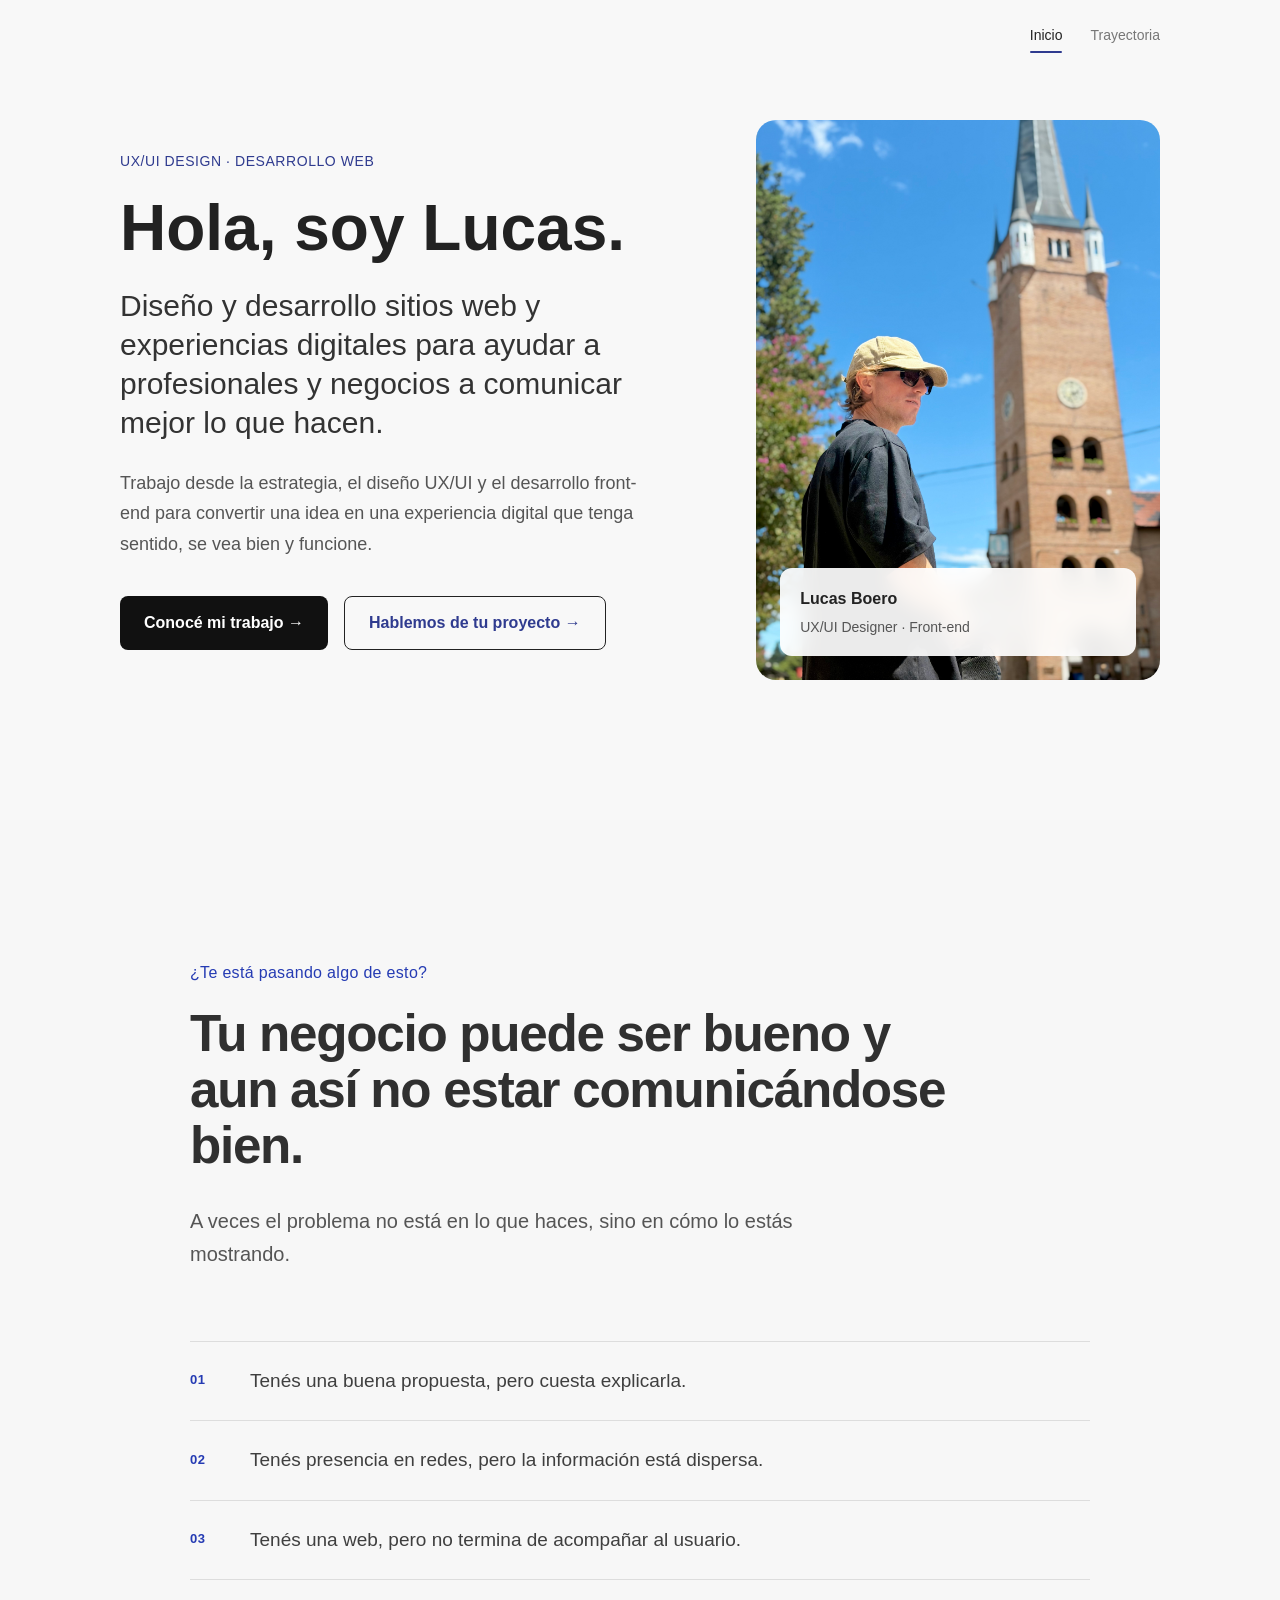
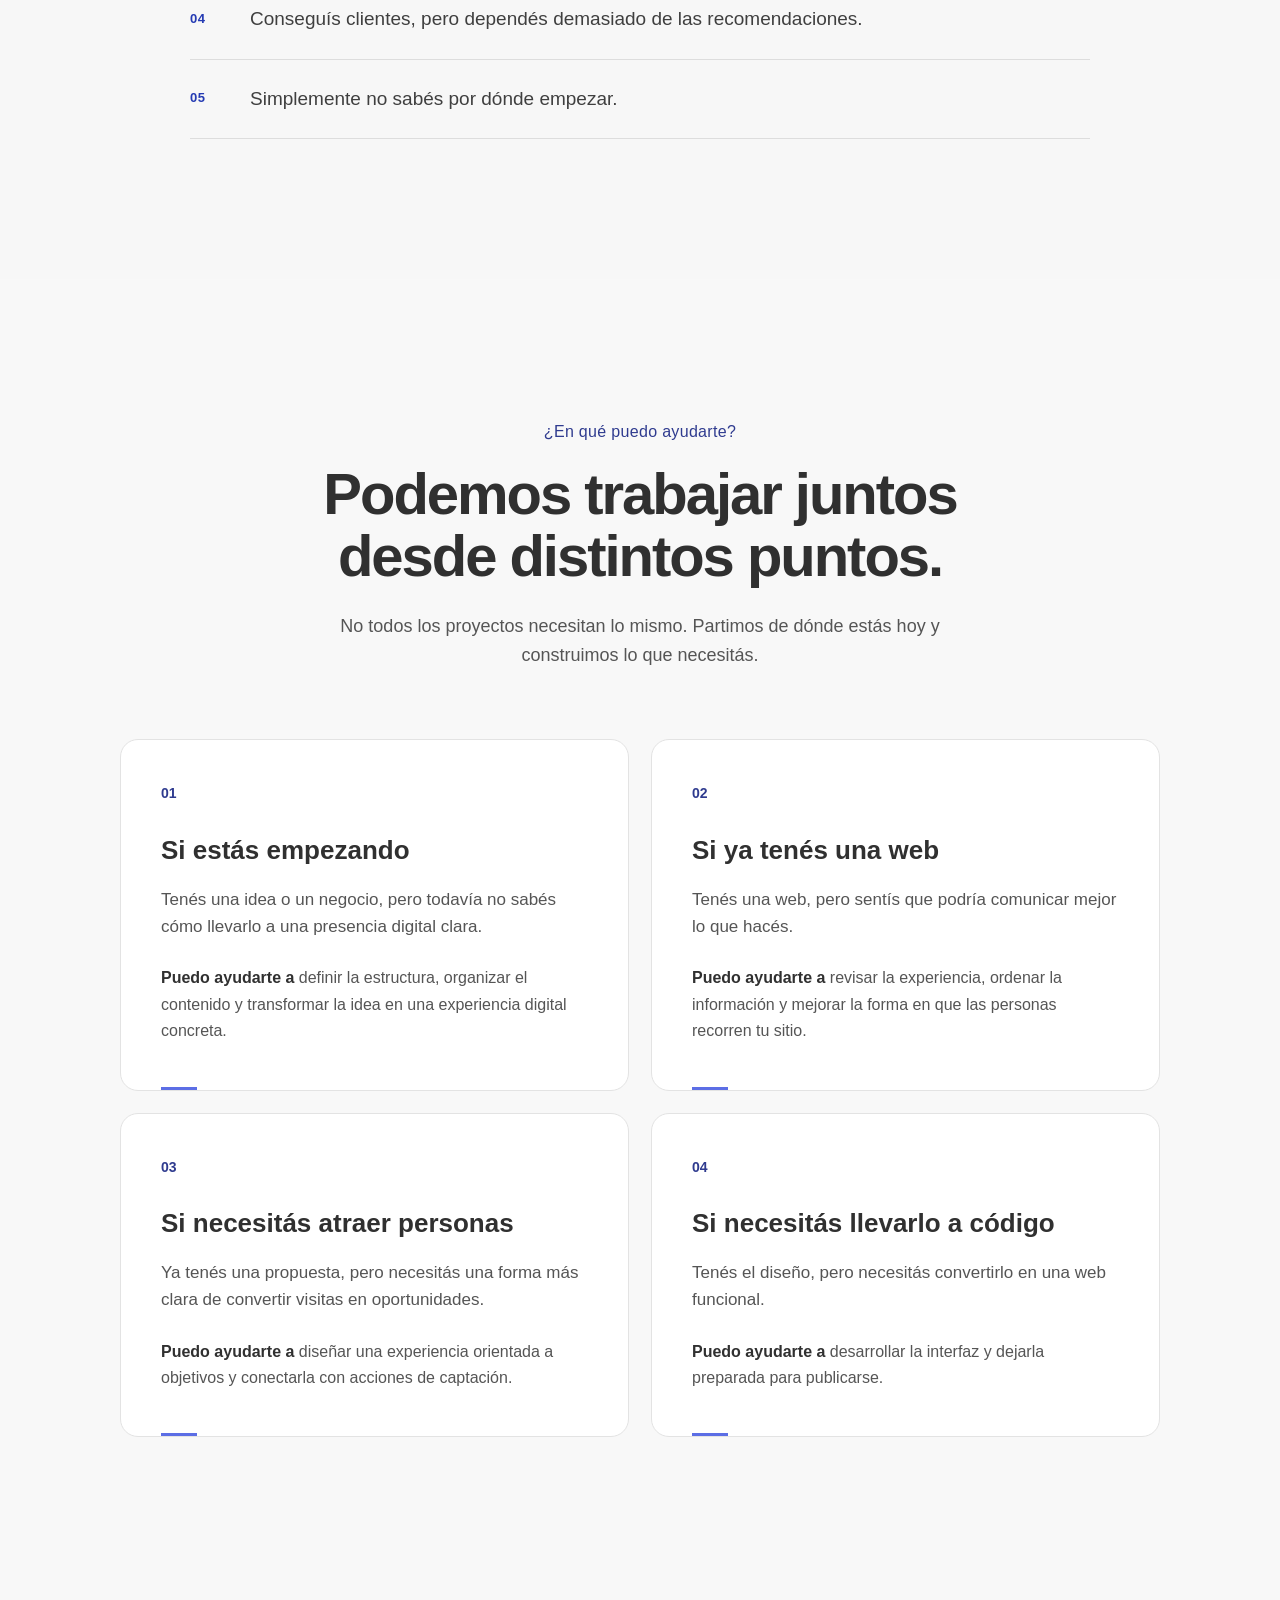
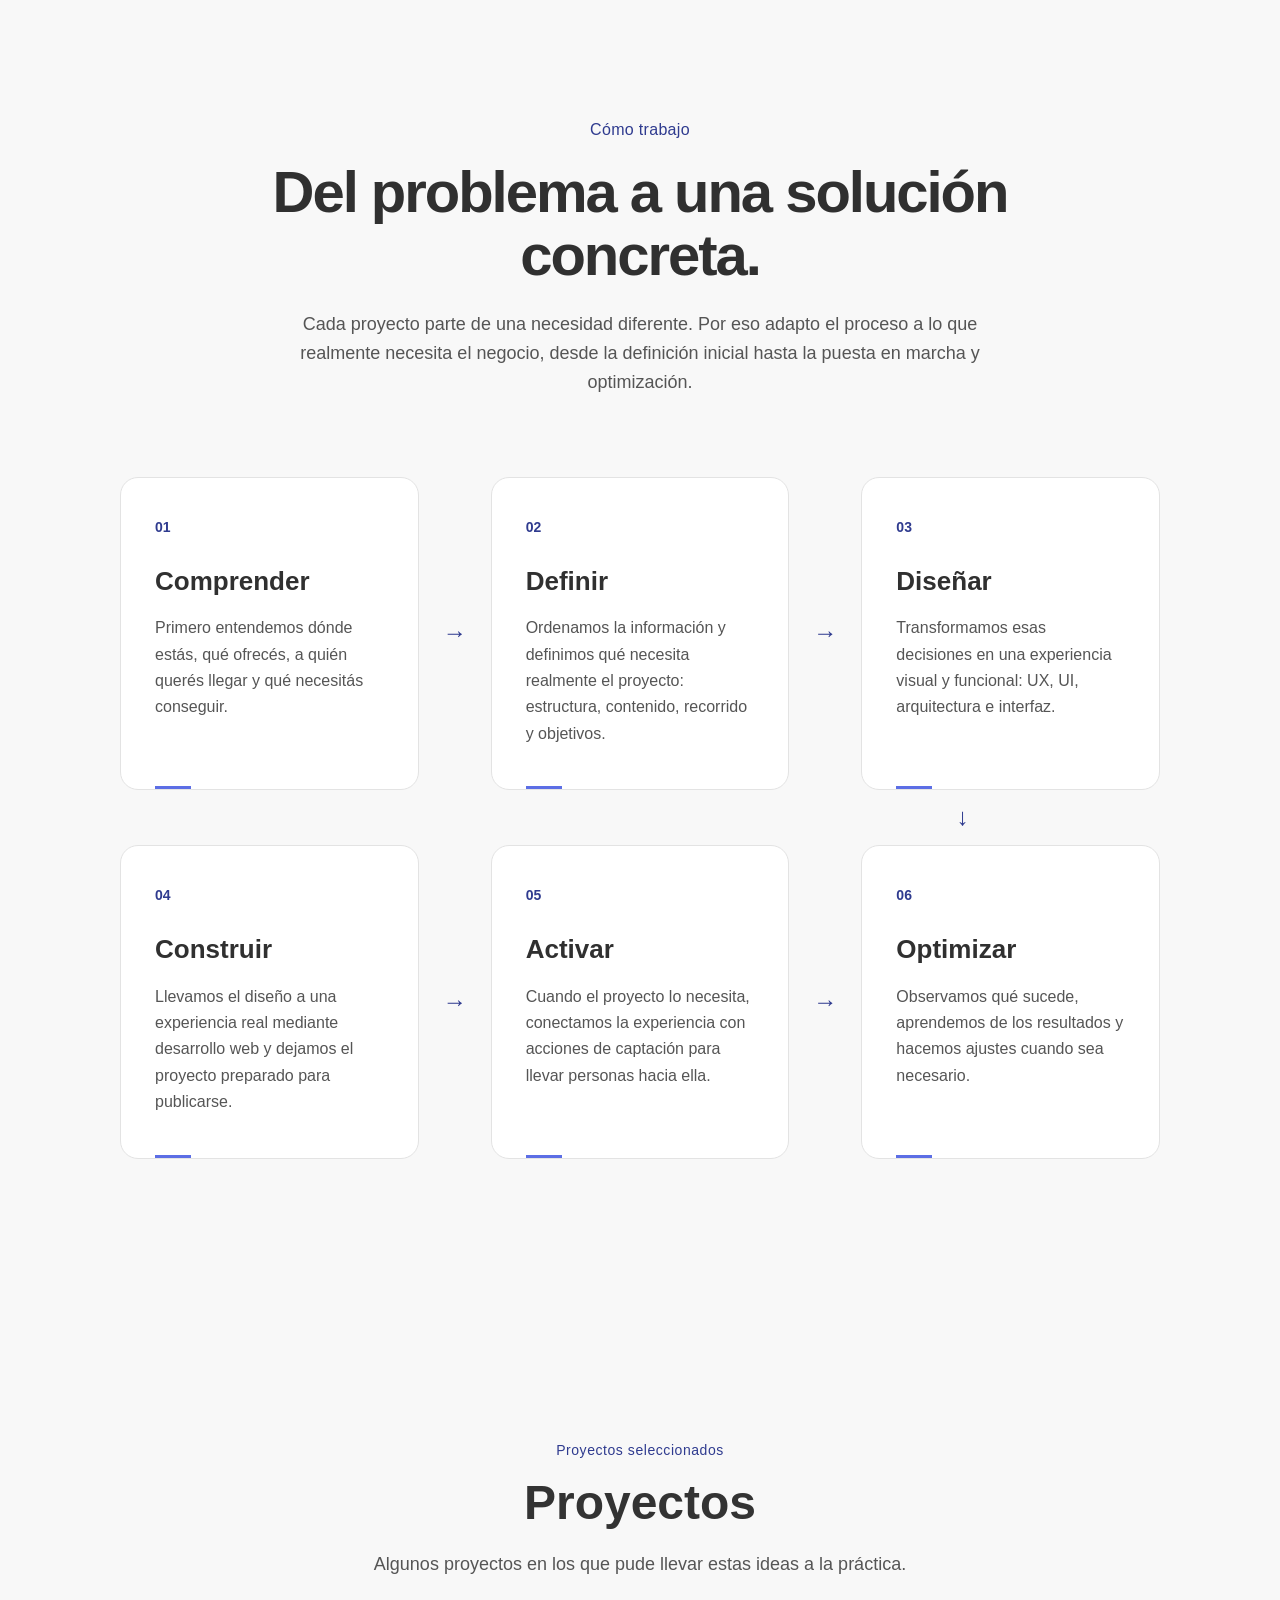
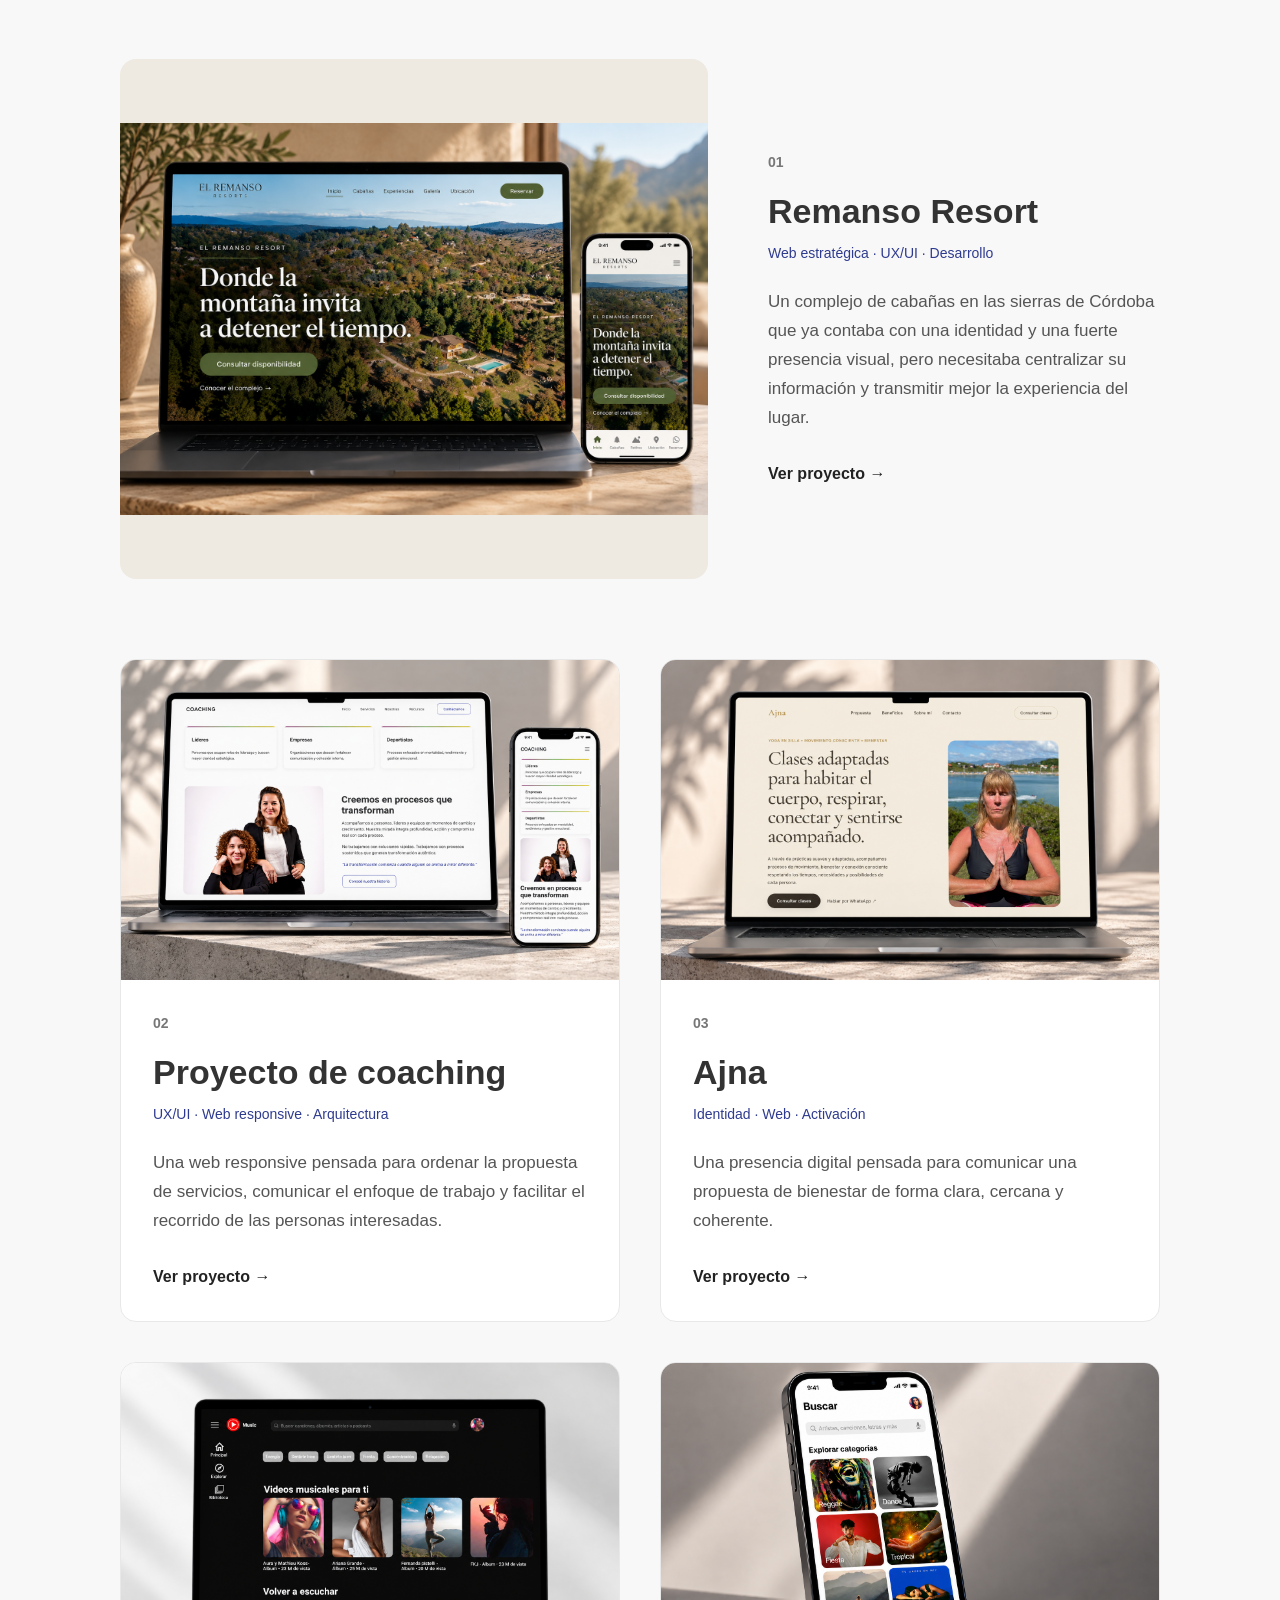
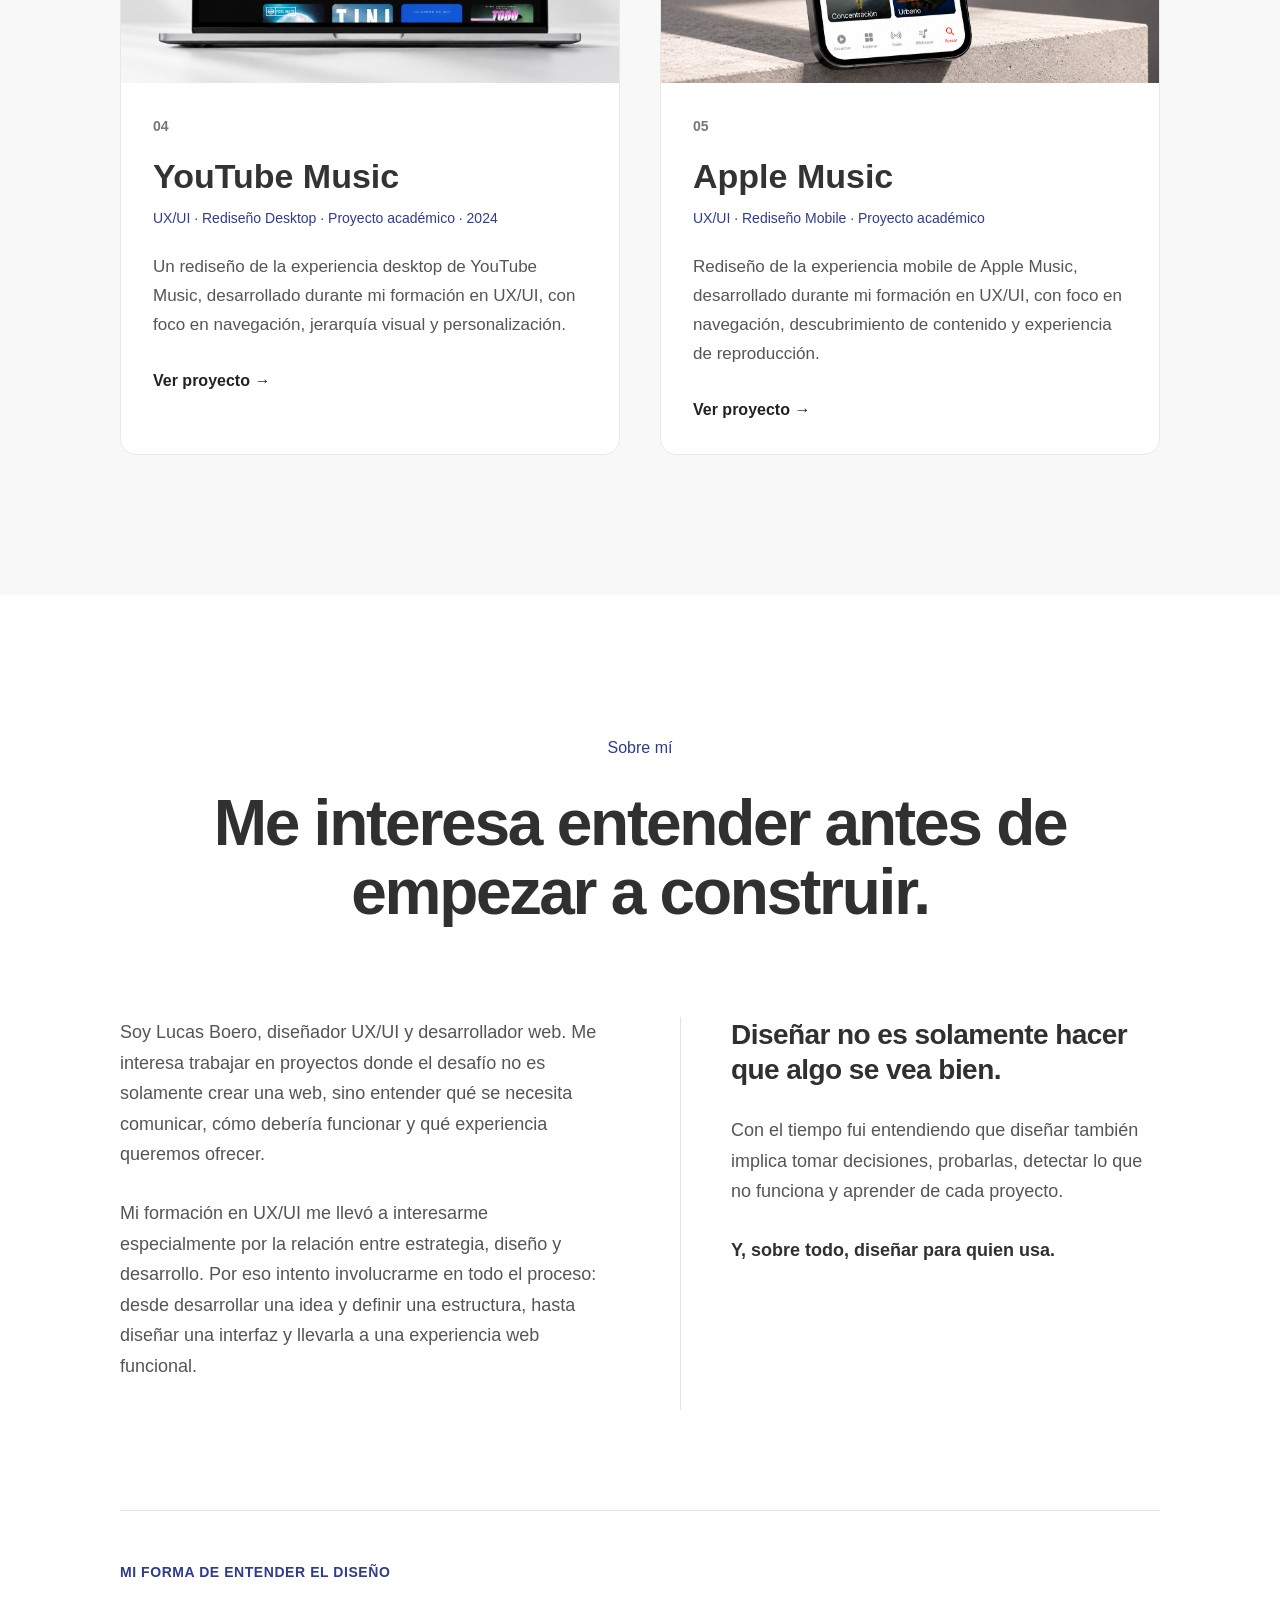
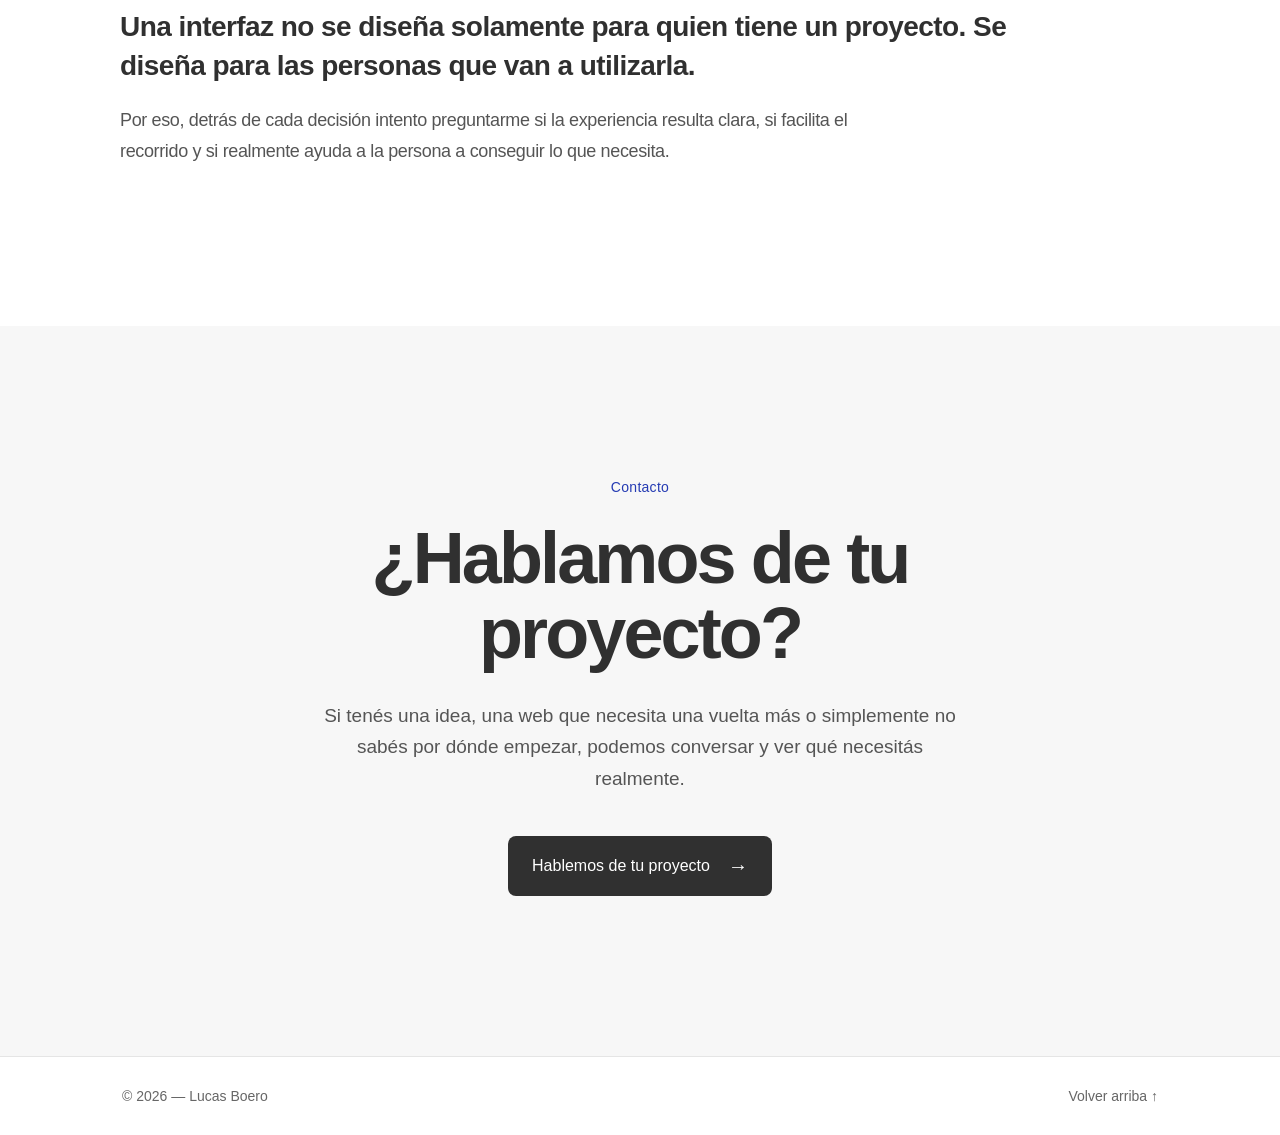
<file: index.html>
<!DOCTYPE html>
<html lang="en">
<head>
    <meta charset="UTF-8">
    <meta name="viewport" content="width=device-width, initial-scale=1.0">
    <title>Document</title>
    <link rel="stylesheet" href="./css/style.css">
</head>
<body>
    
  
<header class="navegacion-minima">
    <div class="container navegacion-minima-container">
        <nav class="navegacion-minima-links">
            <a href="./index.html" class="navegacion-link navegacion-link-activo">
                Inicio
            </a>

            <a href="./assets/pages/trayectoria.html" class="navegacion-link">
                Trayectoria
            </a>
        </nav>
    </div>
</header>



<!-- HERO - HOME -->



<!-- =========================
     HERO / PRESENTACIÓN
========================= -->

<section class="hero" id="inicio">

  <div class="container">

    <div class="hero-content">

      <!-- Columna de texto -->
      <div class="hero-info">

        <span class="hero-eyebrow">
          UX/UI DESIGN · DESARROLLO WEB
        </span>

        <h1>
          Hola, soy Lucas.
        </h1>

        <h2>
          Diseño y desarrollo sitios web y experiencias digitales para ayudar a profesionales y negocios a comunicar mejor lo que hacen.
        </h2>

        <p>
          Trabajo desde la estrategia, el diseño UX/UI y el desarrollo
          front-end para convertir una idea en una experiencia digital
          que tenga sentido, se vea bien y funcione.
        </p>

        <div class="hero-actions">

          <a href="#proyectos" class="hero-button hero-button-primary">
            Conocé mi trabajo →
          </a>

          <a
            href="https://wa.me/TUNUMERO"
            class="hero-button hero-button-secondary"
            target="_blank"
            rel="noopener noreferrer"
          >
            Hablemos de tu proyecto →
          </a>

        </div>

      </div>


      <!-- Columna de imagen -->
      <div class="hero-image">

        <img
          src="./assets/img/portada.jpg"
          alt="Lucas Boero, diseñador UX/UI y desarrollador web"
        >

        <div class="hero-image-caption">

          <strong>
            Lucas Boero
          </strong>

          <span>
            UX/UI Designer · Front-end
          </span>

        </div>

      </div>

    </div>

  </div>

</section>


<!-- HOME - SECTION PROBLEM -->

<section class="problema">

  <div class="container">

    <div class="problema-content">

      <span class="section-label">¿Te está pasando algo de esto?</span>

      <h2>
        Tu negocio puede ser bueno y aun así no estar comunicándose bien.
      </h2>

      <p class="problema-intro">
        A veces el problema no está en lo que haces, sino en cómo lo estás mostrando.
      </p>

      <div class="problema-lista">

        <div class="problema-item">
          <span>01</span>
          <p>Tenés una buena propuesta, pero cuesta explicarla.</p>
        </div>

        <div class="problema-item">
          <span>02</span>
          <p>Tenés presencia en redes, pero la información está dispersa.</p>
        </div>

        <div class="problema-item">
          <span>03</span>
          <p>Tenés una web, pero no termina de acompañar al usuario.</p>
        </div>

        <div class="problema-item">
          <span>04</span>
          <p>Conseguís clientes, pero dependés demasiado de las recomendaciones.</p>
        </div>

        <div class="problema-item">
          <span>05</span>
          <p>Simplemente no sabés por dónde empezar.</p>
        </div>

      </div>

    </div>

  </div>

</section>



<!-- =========================
     SECCIÓN CÓMO PUEDO AYUDARTE
========================= -->

<section class="ayuda" id="ayuda">

  <div class="container">

    <!-- Encabezado -->
    <div class="ayuda-header">

      <span class="ayuda-eyebrow">
        ¿En qué puedo ayudarte?
      </span>

      <h2>
        Podemos trabajar juntos
        desde distintos puntos.
      </h2>

      <p>
        No todos los proyectos necesitan lo mismo.
        Partimos de dónde estás hoy y construimos lo que necesitás.
      </p>

    </div>


    <!-- Opciones -->
    <div class="ayuda-grid">


      <!-- 01 -->
      <article class="ayuda-card">

        <span class="ayuda-numero">
          01
        </span>

        <h3>
          Si estás empezando
        </h3>

        <p class="ayuda-problema">
          Tenés una idea o un negocio, pero todavía no sabés cómo
          llevarlo a una presencia digital clara.
        </p>

        <p class="ayuda-solucion">
          <strong>Puedo ayudarte a</strong> definir la estructura,
          organizar el contenido y transformar la idea en una
          experiencia digital concreta.
        </p>

      </article>


      <!-- 02 -->
      <article class="ayuda-card">

        <span class="ayuda-numero">
          02
        </span>

        <h3>
          Si ya tenés una web
        </h3>

        <p class="ayuda-problema">
          Tenés una web, pero sentís que podría comunicar mejor
          lo que hacés.
        </p>

        <p class="ayuda-solucion">
          <strong>Puedo ayudarte a</strong> revisar la experiencia,
          ordenar la información y mejorar la forma en que las
          personas recorren tu sitio.
        </p>

      </article>


      <!-- 03 -->
      <article class="ayuda-card">

        <span class="ayuda-numero">
          03
        </span>

        <h3>
          Si necesitás atraer personas
        </h3>

        <p class="ayuda-problema">
          Ya tenés una propuesta, pero necesitás una forma más clara
          de convertir visitas en oportunidades.
        </p>

        <p class="ayuda-solucion">
          <strong>Puedo ayudarte a</strong> diseñar una experiencia
          orientada a objetivos y conectarla con acciones de captación.
        </p>

      </article>


      <!-- 04 -->
      <article class="ayuda-card">

        <span class="ayuda-numero">
          04
        </span>

        <h3>
          Si necesitás llevarlo a código
        </h3>

        <p class="ayuda-problema">
          Tenés el diseño, pero necesitás convertirlo en una web
          funcional.
        </p>

        <p class="ayuda-solucion">
          <strong>Puedo ayudarte a</strong> desarrollar la interfaz
          y dejarla preparada para publicarse.
        </p>

      </article>


    </div>

  </div>

</section>










<!-- =========================
     SECCIÓN CÓMO TRABAJO
========================= -->

<section class="metodologia" id="metodologia">

  <div class="container">

    <!-- Encabezado -->
    <div class="metodologia-header">

      <span class="metodologia-eyebrow">
        Cómo trabajo
      </span>

      <h2>
        Del problema a una solución concreta.
      </h2>

      <p>
        Cada proyecto parte de una necesidad diferente.
        Por eso adapto el proceso a lo que realmente necesita
        el negocio, desde la definición inicial hasta la puesta
        en marcha y optimización.
      </p>

    </div>


    <!-- Recorrido -->
    <div class="metodologia-recorrido">


      <!-- =========================
           FILA 1
      ========================== -->

      <div class="metodologia-fila metodologia-fila-superior">

        <!-- 01 -->
        <article class="metodologia-paso">

          <span class="metodologia-numero">
            01
          </span>

          <h3>
            Comprender
          </h3>

          <p>
            Primero entendemos dónde estás, qué ofrecés,
            a quién querés llegar y qué necesitás conseguir.
          </p>

        </article>


        <!-- Flecha -->
        <div class="metodologia-conector">
          <span>→</span>
        </div>


        <!-- 02 -->
        <article class="metodologia-paso">

          <span class="metodologia-numero">
            02
          </span>

          <h3>
            Definir
          </h3>

          <p>
            Ordenamos la información y definimos qué necesita
            realmente el proyecto: estructura, contenido,
            recorrido y objetivos.
          </p>

        </article>


        <!-- Flecha -->
        <div class="metodologia-conector">
          <span>→</span>
        </div>


        <!-- 03 -->
        <article class="metodologia-paso">

          <span class="metodologia-numero">
            03
          </span>

          <h3>
            Diseñar
          </h3>

          <p>
            Transformamos esas decisiones en una experiencia
            visual y funcional: UX, UI, arquitectura e interfaz.
          </p>

        </article>

      </div>


      <!-- =========================
           CONECTOR ENTRE FILAS
      ========================== -->

      <div class="metodologia-conector-vertical">
        <span>↓</span>
      </div>


      <!-- =========================
           FILA 2
      ========================== -->

      <div class="metodologia-fila metodologia-fila-inferior">

        <!-- 04 -->
        <article class="metodologia-paso">

          <span class="metodologia-numero">
            04
          </span>

          <h3>
            Construir
          </h3>

          <p>
            Llevamos el diseño a una experiencia real mediante
            desarrollo web y dejamos el proyecto preparado
            para publicarse.
          </p>

        </article>


        <!-- Flecha -->
        <div class="metodologia-conector">
          <span>→</span>
        </div>


        <!-- 05 -->
        <article class="metodologia-paso">

          <span class="metodologia-numero">
            05
          </span>

          <h3>
            Activar
          </h3>

          <p>
            Cuando el proyecto lo necesita, conectamos la
            experiencia con acciones de captación para llevar
            personas hacia ella.
          </p>

        </article>


        <!-- Flecha -->
        <div class="metodologia-conector">
          <span>→</span>
        </div>


        <!-- 06 -->
        <article class="metodologia-paso">

          <span class="metodologia-numero">
            06
          </span>

          <h3>
            Optimizar
          </h3>

          <p>
            Observamos qué sucede, aprendemos de los resultados
            y hacemos ajustes cuando sea necesario.
          </p>

        </article>

      </div>

    </div>

  </div>

</section>


<!-- =========================
     SECTION PROYECTOS
========================= -->

<section class="proyectos" id="proyectos">

  <div class="container">

    <!-- Encabezado -->
    <div class="proyectos-header">

      <span class="proyectos-eyebrow">
        Proyectos seleccionados
      </span>

      <h2>
        Proyectos
      </h2>

      <p>
        Algunos proyectos en los que pude llevar estas ideas a la práctica.
      </p>

    </div>


    <!-- Proyecto destacado -->
    <article class="proyecto proyecto-destacado">

      <div class="proyecto-imagen">
        <img
          src="./assets/img/portada-remanso.png"
          alt="Vista previa del sitio web de Remanso Resort"
        >
      </div>

      <div class="proyecto-info">

        <span class="proyecto-numero">
          01
        </span>

        <h3>
          Remanso Resort
        </h3>

        <p class="proyecto-categoria">
          Web estratégica · UX/UI · Desarrollo
        </p>

        <p class="proyecto-descripcion">
          Un complejo de cabañas en las sierras de Córdoba que ya contaba
          con una identidad y una fuerte presencia visual, pero necesitaba
          centralizar su información y transmitir mejor la experiencia del lugar.
        </p>

        <a href="#" class="proyecto-link">
          Ver proyecto →
        </a>

      </div>

    </article>


    <!-- Proyectos secundarios -->
    <div class="proyectos-secundarios">


      <!-- Proyecto coaching -->
      <article class="proyecto proyecto-secundario">

        <div class="proyecto-imagen">
          <img
            src="./assets/img/portada-coaching.png"
            alt="Vista previa del proyecto web de coaching"
          >
        </div>

        <div class="proyecto-info">

          <span class="proyecto-numero">
            02
          </span>

          <h3>
            Proyecto de coaching
          </h3>

          <p class="proyecto-categoria">
          UX/UI · Web responsive · Arquitectura
          </p>

          <p class="proyecto-descripcion">
            Una web responsive pensada para ordenar la propuesta de servicios,
           comunicar el enfoque de trabajo y facilitar el recorrido
           de las personas interesadas.
          </p>

          <a href="#" class="proyecto-link">
            Ver proyecto →
          </a>

        </div>

      </article>


      <!-- Proyecto Ajna -->
      <article class="proyecto proyecto-secundario">

        <div class="proyecto-imagen">
          <img
            src="./assets/img/portada-ajnaweb.png"
            alt="Vista previa del proyecto Ajna"
          >
        </div>

        <div class="proyecto-info">

          <span class="proyecto-numero">
            03
          </span>

          <h3>
            Ajna
          </h3>

          <p class="proyecto-categoria">
            Identidad · Web · Activación
          </p>

          <p class="proyecto-descripcion">
            Una presencia digital pensada para comunicar una propuesta
            de bienestar de forma clara, cercana y coherente.
          </p>

          <a href="#" class="proyecto-link">
            Ver proyecto →
          </a>

        </div>

      </article>


<!-- Proyecto YouTube Music -->
<article class="proyecto proyecto-secundario">

  <div class="proyecto-imagen">
    <img
      src="./assets/img/portada-yutubemusic.png"
      alt="Vista previa del rediseño de YouTube Music"
    >
  </div>

  <div class="proyecto-info">

    <span class="proyecto-numero">
      04
    </span>

    <h3>
      YouTube Music
    </h3>

    <p class="proyecto-categoria">
      UX/UI · Rediseño Desktop · Proyecto académico · 2024
    </p>

    <p class="proyecto-descripcion">
      Un rediseño de la experiencia desktop de YouTube Music,
      desarrollado durante mi formación en UX/UI, con foco en
      navegación, jerarquía visual y personalización.
    </p>

    <a
      href="https://www.figma.com/deck/BRiaZIc2NplQRrHxAGvy91/Untitled?node-id=0-4&viewport=-100%2C12%2C0.48&t=GBj3XEMlMD3l57QK-1&scaling=min-zoom&content-scaling=fixed&page-id=0%3A1"
      class="proyecto-link"
      target="_blank"
      rel="noopener noreferrer"
    >
      Ver proyecto →
    </a>

  </div>

</article>

<!-- Proyecto Apple Music -->
<article class="proyecto proyecto-secundario">

  <div class="proyecto-imagen">
    <img
      src="./assets/img/portada-applemusci.png"
      alt="Vista previa del rediseño de Apple Music"
    >
  </div>

  <div class="proyecto-info">

    <span class="proyecto-numero">
      05
    </span>

    <h3>
      Apple Music
    </h3>

    <p class="proyecto-categoria">
      UX/UI · Rediseño Mobile · Proyecto académico
    </p>

    <p class="proyecto-descripcion">
      Rediseño de la experiencia mobile de Apple Music,
      desarrollado durante mi formación en UX/UI, con foco
      en navegación, descubrimiento de contenido y experiencia
      de reproducción.
    </p>

    <a
      href="#"
      class="proyecto-link"
      target="_blank"
      rel="noopener noreferrer"
    >
      Ver proyecto →
    </a>

  </div>

</article>

  </div>


    </div>






</section>


<!-- =========================
     SOBRE MÍ
========================= -->

<section class="sobre-mi" id="sobre-mi">

  <div class="container">

    <!-- Encabezado -->
    <div class="sobre-mi-header">

      <span class="sobre-mi-eyebrow">
        Sobre mí
      </span>

      <h2>
        Me interesa entender antes de empezar a construir.
      </h2>

    </div>


    <!-- Contenido -->
    <div class="sobre-mi-contenido">

      <!-- Columna izquierda -->
      <div class="sobre-mi-texto">

        <p>
          Soy Lucas Boero, diseñador UX/UI y desarrollador web.
          Me interesa trabajar en proyectos donde el desafío no es
          solamente crear una web, sino entender qué se necesita
          comunicar, cómo debería funcionar y qué experiencia
          queremos ofrecer.
        </p>

        <p>
          Mi formación en UX/UI me llevó a interesarme especialmente
          por la relación entre estrategia, diseño y desarrollo.
          Por eso intento involucrarme en todo el proceso: desde
          desarrollar una idea y definir una estructura, hasta
          diseñar una interfaz y llevarla a una experiencia web
          funcional.
        </p>

      </div>


      <!-- Columna derecha -->
      <div class="sobre-mi-principio">

        <h3>
          Diseñar no es solamente hacer que algo se vea bien.
        </h3>

        <p>
          Con el tiempo fui entendiendo que diseñar también implica
          tomar decisiones, probarlas, detectar lo que no funciona
          y aprender de cada proyecto.
        </p>

        <p>
          Y, sobre todo, diseñar para quien usa.
        </p>

      </div>

    </div>


    <!-- Cierre -->
    <div class="sobre-mi-cierre">

      <span class="sobre-mi-cierre-label">
        Mi forma de entender el diseño
      </span>

      <p>
        Una interfaz no se diseña solamente para quien tiene un
        proyecto. Se diseña para las personas que van a utilizarla.
      </p>

      <p class="sobre-mi-cierre-secundario">
        Por eso, detrás de cada decisión intento preguntarme si la
        experiencia resulta clara, si facilita el recorrido y si
        realmente ayuda a la persona a conseguir lo que necesita.
      </p>

    </div>

  </div>

</section>



<!-- HOME - SECTION CONTACTO -->

<section class="contacto" id="contacto">

  <div class="container">

    <div class="contacto-content">

      <span class="section-label">Contacto</span>

      <h2>
        ¿Hablamos de tu proyecto?
      </h2>

      <p>
        Si tenés una idea, una web que necesita una vuelta más
        o simplemente no sabés por dónde empezar, podemos conversar
        y ver qué necesitás realmente.
      </p>

      <a href="#" class="contacto-button">
        Hablemos de tu proyecto
        <span>→</span>
      </a>

    </div>

  </div>

</section>



<footer class="footer">

  <div class="container">

    <p>© 2026 — Lucas Boero</p>

    <a href="#inicio">Volver arriba ↑</a>

  </div>

</footer>
    
</body>
</html>
</file>
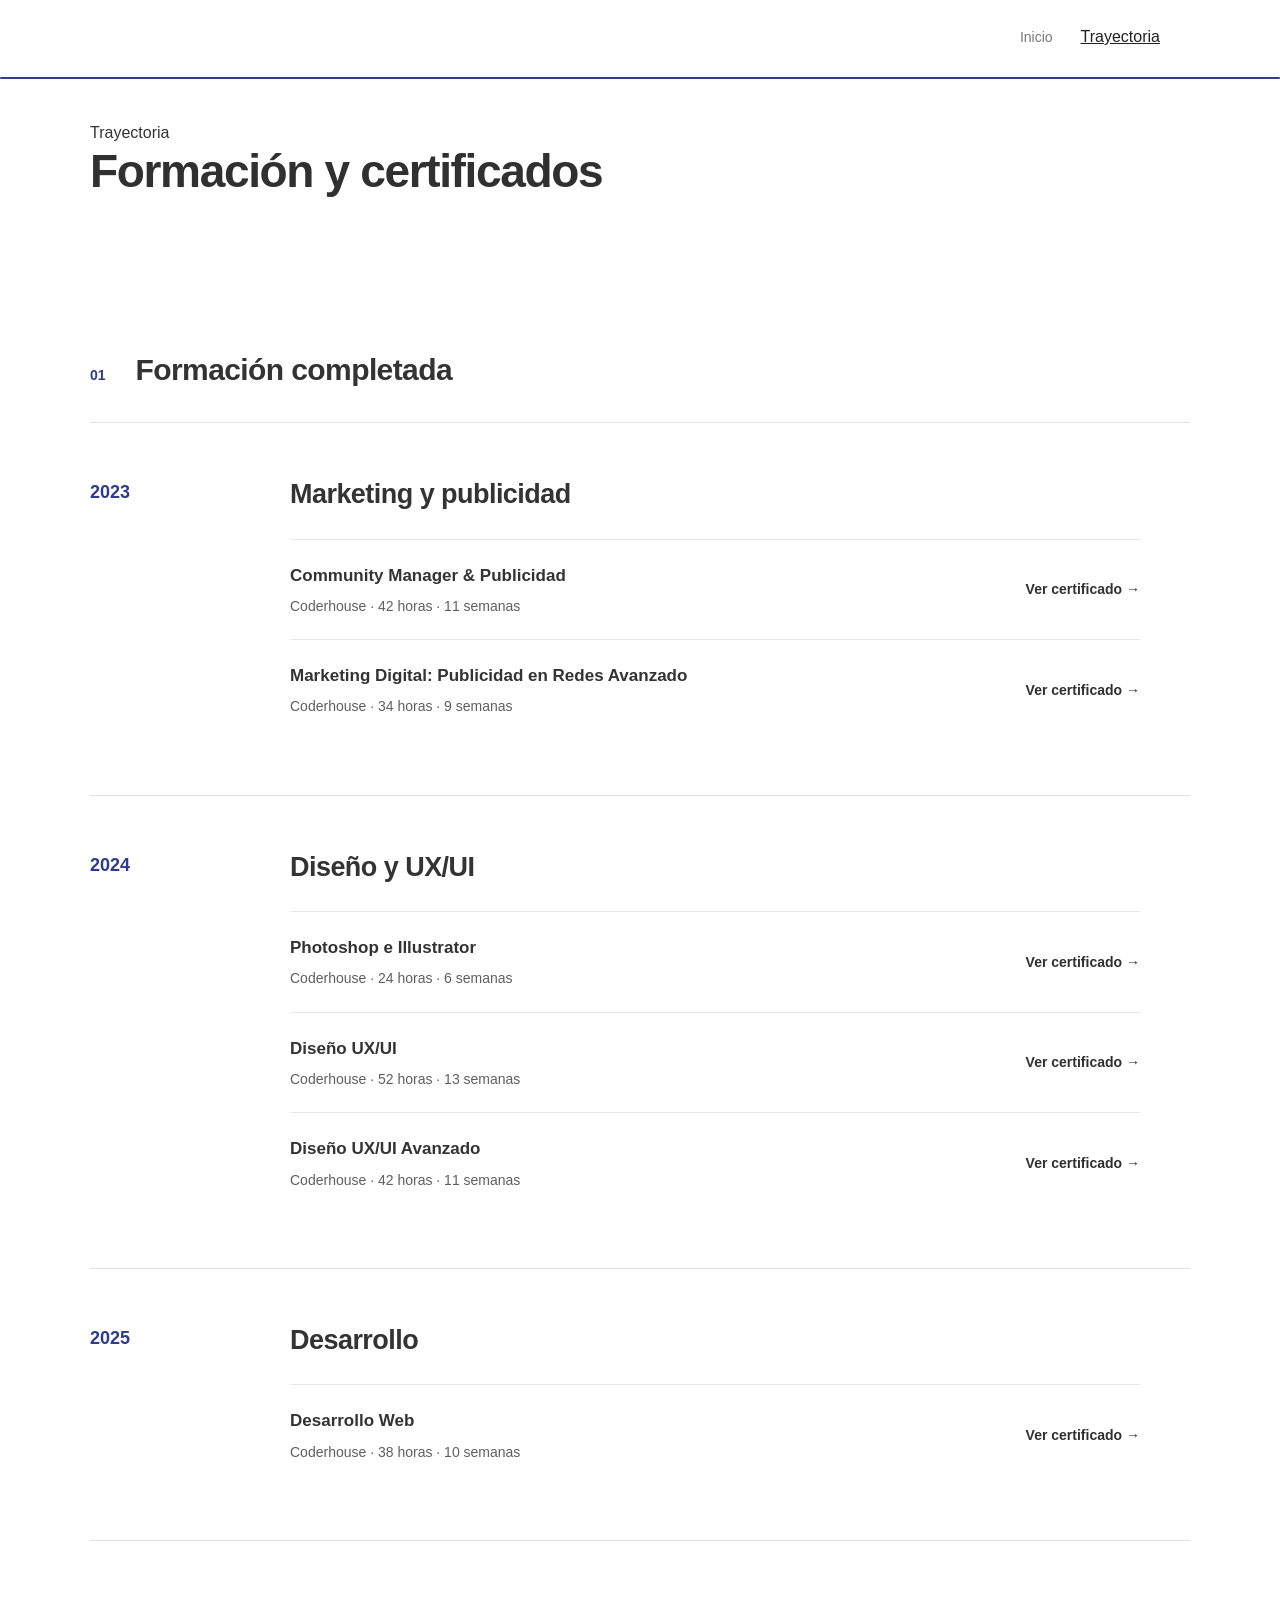
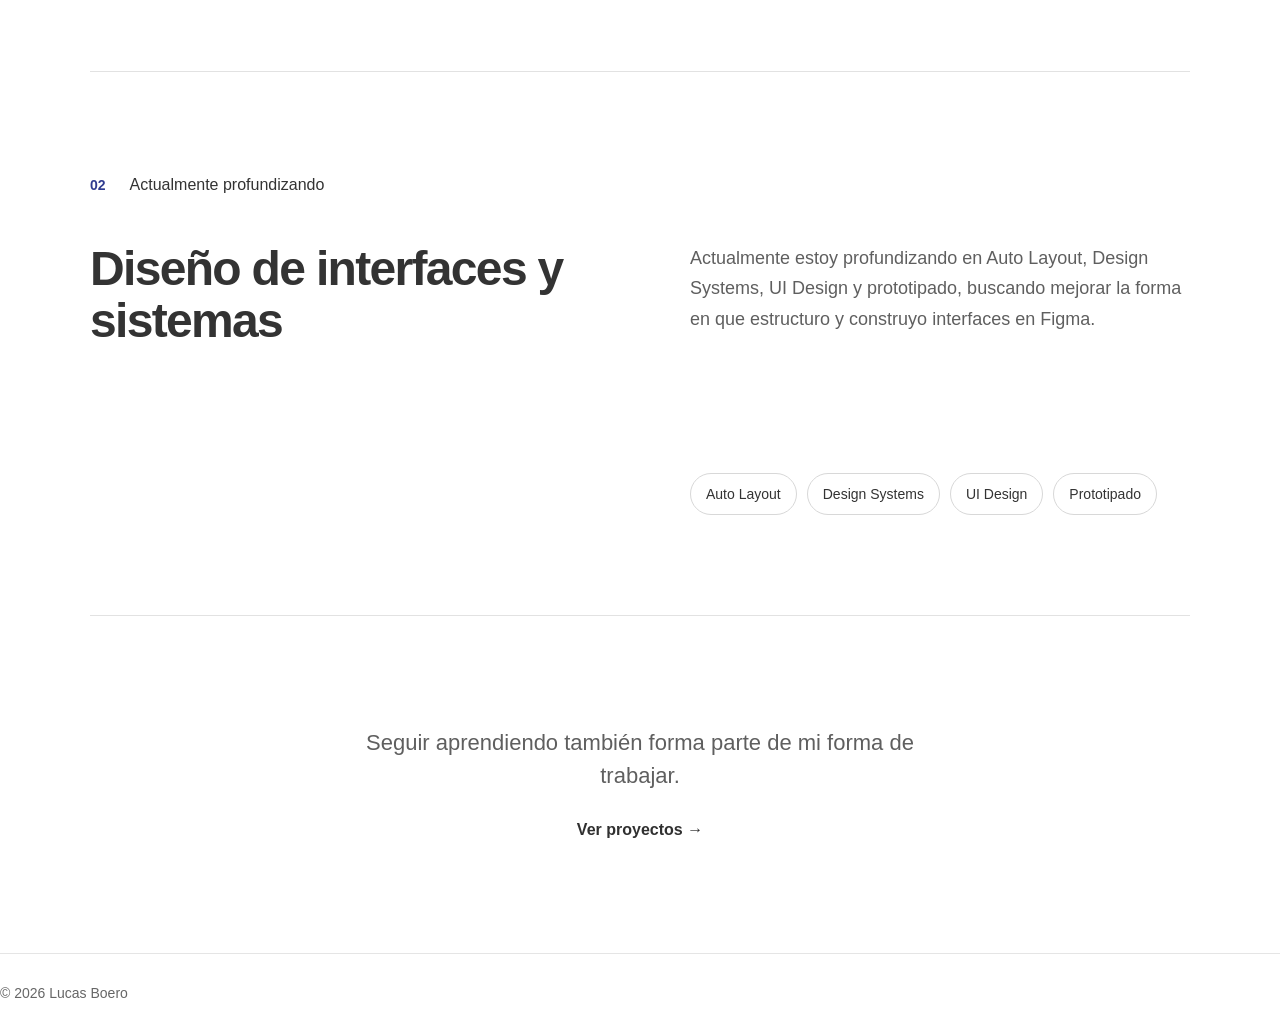
<file: assets/pages/trayectoria.html>
<!DOCTYPE html>
<html lang="en">
<head>
    <meta charset="UTF-8">
    <meta name="viewport" content="width=device-width, initial-scale=1.0">
    <title>Trayectoria</title>
    <link rel="stylesheet" href="../../css/style.css">
</head>
<body>



<header class="navegacion-minima">
    <div class="container navegacion-minima-container">
        <nav class="navegacion-minima-links">
            <a href="../../index.html" class="navegacion-link navegacion-link">
                Inicio
            </a>

            <a href="./trayectoria.html" class="navegacion-link-activo">
                Trayectoria
            </a>
        </nav>
    </div>
</header>



  <!-- ============================= -->
  <!-- INTRO -->
  <!-- ============================= -->

  <main>

    <section class="trayectoria-intro">

      <span class="eyebrow">
        Trayectoria
      </span>

      <h1>
        Formación y certificados
      </h1>

    </section>


    <!-- ============================= -->
    <!-- FORMACIÓN -->
    <!-- ============================= -->

    <section class="formacion">

      <div class="seccion-header">

        <span class="seccion-numero">
          01
        </span>

        <h2>
          Formación completada
        </h2>

      </div>


      <!-- 2023 -->

      <article class="trayectoria-item">

        <div class="trayectoria-year">
          2023
        </div>

        <div class="trayectoria-content">

          <h3>
            Marketing y publicidad
          </h3>

          <div class="curso">

            <div>
              <h4>
                Community Manager & Publicidad
              </h4>

              <p>
                Coderhouse · 42 horas · 11 semanas
              </p>
            </div>

            <a href="#" class="certificado-link">
              Ver certificado →
            </a>

          </div>


          <div class="curso">

            <div>
              <h4>
                Marketing Digital: Publicidad en Redes Avanzado
              </h4>

              <p>
                Coderhouse · 34 horas · 9 semanas
              </p>
            </div>

            <a href="#" class="certificado-link">
              Ver certificado →
            </a>

          </div>

        </div>

      </article>


      <!-- 2024 -->

      <article class="trayectoria-item">

        <div class="trayectoria-year">
          2024
        </div>

        <div class="trayectoria-content">

          <h3>
            Diseño y UX/UI
          </h3>

          <div class="curso">

            <div>
              <h4>
                Photoshop e Illustrator
              </h4>

              <p>
                Coderhouse · 24 horas · 6 semanas
              </p>
            </div>

            <a href="#" class="certificado-link">
              Ver certificado →
            </a>

          </div>


          <div class="curso">

            <div>
              <h4>
                Diseño UX/UI
              </h4>

              <p>
                Coderhouse · 52 horas · 13 semanas
              </p>
            </div>

            <a href="#" class="certificado-link">
              Ver certificado →
            </a>

          </div>


          <div class="curso">

            <div>
              <h4>
                Diseño UX/UI Avanzado
              </h4>

              <p>
                Coderhouse · 42 horas · 11 semanas
              </p>
            </div>

            <a href="#" class="certificado-link">
              Ver certificado →
            </a>

          </div>

        </div>

      </article>


      <!-- 2025 -->

      <article class="trayectoria-item">

        <div class="trayectoria-year">
          2025
        </div>

        <div class="trayectoria-content">

          <h3>
            Desarrollo
          </h3>

          <div class="curso">

            <div>
              <h4>
                Desarrollo Web
              </h4>

              <p>
                Coderhouse · 38 horas · 10 semanas
              </p>
            </div>

            <a href="#" class="certificado-link">
              Ver certificado →
            </a>

          </div>

        </div>

      </article>

    </section>


    <!-- ============================= -->
    <!-- FORMACIÓN ACTUAL -->
    <!-- ============================= -->

    <section class="formacion-actual">

      <div class="actual-header">

        <span class="seccion-numero">
          02
        </span>

        <span class="eyebrow">
          Actualmente profundizando
        </span>

      </div>


      <div class="actual-content">

        <h2>
          Diseño de interfaces y sistemas
        </h2>

        <p>
          Actualmente estoy profundizando en Auto Layout,
          Design Systems, UI Design y prototipado, buscando
          mejorar la forma en que estructuro y construyo
          interfaces en Figma.
        </p>


        <div class="actual-tags">

          <span>Auto Layout</span>
          <span>Design Systems</span>
          <span>UI Design</span>
          <span>Prototipado</span>

        </div>

      </div>

    </section>


    <!-- ============================= -->
    <!-- CIERRE -->
    <!-- ============================= -->

    <section class="trayectoria-cierre">

      <p>
        Seguir aprendiendo también forma parte de mi forma
        de trabajar.
      </p>

      <a href="index.html#proyectos">
        Ver proyectos →
      </a>

    </section>

  </main>


  <!-- ============================= -->
  <!-- FOOTER -->
  <!-- ============================= -->

  <footer class="footer">

    <p>
      © 2026 Lucas Boero
    </p>

  </footer>
</body>
</html>
</file>
<file: css/style.css>
/* ============================= */
/* RESET GLOBAL */
/* ============================= */

* {
  margin: 0;
  padding: 0;
  box-sizing: border-box;
}

html {
  scroll-behavior: smooth;
}

body {
  font-family: 'Carla Sans', Arial, sans-serif;
  color: #333;
  line-height: 1.6;
   background-color: #ffffff;

}



.hero {
    background-color: #F7F6F2;
}

.problema {
    background-color: #F3F3F1;
}

.forma-trabajar {
    background-color: #F7F6F2;
}

.proyectos {
    background-color: #FFFFFF;
}

.sobre {
    background-color: #F7F6F2;
}

.contacto {
    background-color: #F1F1EE;
}






/* ============================= */
/* VARIABLES */
/* ============================= */

:root {
  --color-primario: #2f3b8f;
  --color-texto: #333;
  --color-fondo: #f9f9f9;

  --gradiente-marca: linear-gradient(
    90deg,
    #8a2c6f 0%,
    #6aa84f 50%,
    #d4b000 100%
  );
}


/* ============================= */
/* TIPOGRAFÍA BASE */
/* ============================= */

h1 {
  font-size: 48px;
  line-height: 1.2;
  margin-bottom: 20px;
}

h2 {
  font-size: 32px;
  margin-bottom: 20px;
}

h3 {
  font-size: 20px;
  margin-bottom: 10px;
}

p {
  font-size: 17px;
}

ul {
  list-style: none;
  margin-top: 20px;
}

ul li {
  margin-bottom: 10px;
  padding-left: 20px;
  position: relative;
}

ul li::before {
  content: "•";
  position: absolute;
  left: 0;
  color: var(--color-primario);
}


/* ============================= */
/* LAYOUT BASE */
/* ============================= */

.container {
  max-width: 1200px;
  margin: 0 auto;
  padding: 0 80px;
}


/* ============================= */
/* BOTONES */
/* ============================= */

.btn-primary {
  background: black;
  color: white;
  padding: 12px 24px;
  border-radius: 8px;
  text-decoration: none;
}

.btn-secondary {
  border: 1px solid black;
  padding: 12px 24px;
  border-radius: 8px;
  text-decoration: none;
}
/* ========================================
   NAVEGACIÓN MÍNIMA
======================================== */

.navegacion-minima {
    position: fixed;
    top: 0;
    left: 0;
    width: 100%;
    padding: 24px 0;
    z-index: 1000;
     height: 72px;
    padding: 24px 0;
    box-sizing: border-box;
}

.navegacion-minima-container {
    display: flex;
    justify-content: flex-end;
    align-items: center;
}

.navegacion-minima-links {
    display: flex;
    align-items: center;
    gap: 28px;
}

.navegacion-link {
    position: relative;
    color: #777;
    font-size: 14px;
    font-weight: 500;
    text-decoration: none;
    transition: color 0.25s ease;
}

.navegacion-link:hover {
    color: #222;
}

.navegacion-link-activo {
    color: #222;
}

.navegacion-link-activo::after {
    content: "";
    position: absolute;
    left: 0;
    right: 0;
    bottom: -7px;
    height: 2px;
    background-color: #2f3b8f;
    border-radius: 999px;
}




/* ========================================
   RESPONSIVE
======================================== */

@media (max-width: 768px) {

    .navegacion-minima {
        padding-top: 18px;
    }

    .navegacion-minima-links {
        gap: 22px;
    }

    .navegacion-link {
        font-size: 13px;
    }
}

/* ============================= */
/* HERO / PRESENTACIÓN */
/* ============================= */

.hero {
  padding: 120px 0 140px;
  background-color: #f8f8f8;
}


/* ============================= */
/* CONTENEDOR */
/* ============================= */

.hero-content {
  display: grid;
  grid-template-columns: 1.15fr 0.85fr;
  align-items: center;
  gap: 90px;
}


/* ============================= */
/* INFORMACIÓN */
/* ============================= */

.hero-info {
  max-width: 720px;
}


/* ============================= */
/* EYEBROW */
/* ============================= */

.hero-eyebrow {
  display: block;
  margin-bottom: 22px;

  font-size: 14px;
  font-weight: 500;

  color: #2f3b8f;

  letter-spacing: 0.04em;
}


/* ============================= */
/* TÍTULO */
/* ============================= */

.hero-info h1 {
  margin: 0 0 24px;

  font-size: 64px;
  line-height: 1.05;
  font-weight: 700;

  color: #222;
}


/* ============================= */
/* PROPUESTA PRINCIPAL */
/* ============================= */

.hero-info h2 {
  max-width: 700px;

  margin: 0 0 26px;

  font-size: 30px;
  line-height: 1.3;
  font-weight: 500;

  color: #333;
}


/* ============================= */
/* DESCRIPCIÓN */
/* ============================= */

.hero-info p {
  max-width: 650px;

  margin: 0 0 36px;

  font-size: 18px;
  line-height: 1.7;

  color: #555;
}


/* ============================= */
/* BOTONES */
/* ============================= */

.hero-actions {
  display: flex;
  align-items: center;
  gap: 16px;
  flex-wrap: wrap;
}


.hero-button {
  display: inline-flex;
  align-items: center;
  justify-content: center;

  min-height: 54px;

  padding: 0 24px;

  border-radius: 8px;

  font-size: 16px;
  font-weight: 600;

  text-decoration: none;

  transition:
    transform 0.25s ease,
    background-color 0.25s ease,
    color 0.25s ease;
}


/* Botón principal */

.hero-button-primary {
  background-color: #111;
  color: #fff;
}


.hero-button-primary:hover {
  transform: translateY(-2px);
  background-color: #222;
}


/* Botón secundario */

.hero-button-secondary {
  border: 1px solid #222;

  background-color: transparent;
  color: #2f3b8f;
}


.hero-button-secondary:hover {
  transform: translateY(-2px);

  background-color: #fff;
}


/* ============================= */
/* IMAGEN */
/* ============================= */

.hero-image {
  position: relative;

  width: 100%;
  max-width: 480px;

  justify-self: end;
}


/* Imagen */

.hero-image img {
  display: block;

  width: 100%;
  height: 560px;

  object-fit: cover;

  border-radius: 20px;
}


/* ============================= */
/* INFORMACIÓN SOBRE LA FOTO */
/* ============================= */

.hero-image-caption {
  position: absolute;

  left: 24px;
  right: 24px;
  bottom: 24px;

  display: flex;
  flex-direction: column;
  gap: 4px;

  padding: 18px 20px;

  border-radius: 12px;

  background-color: rgba(255, 255, 255, 0.92);

  backdrop-filter: blur(10px);
}


.hero-image-caption strong {
  font-size: 16px;
  font-weight: 600;

  color: #222;
}


.hero-image-caption span {
  font-size: 14px;

  color: #555;
}


/* ============================= */
/* RESPONSIVE */
/* ============================= */

@media (max-width: 1024px) {

  .hero {
    padding: 100px 0 110px;
  }

  .hero-content {
    grid-template-columns: 1fr 0.8fr;
    gap: 50px;
  }

  .hero-info h1 {
    font-size: 54px;
  }

  .hero-info h2 {
    font-size: 26px;
  }

  .hero-image img {
    height: 500px;
  }

}


/* ============================= */
/* MOBILE */
/* ============================= */

@media (max-width: 768px) {

  .hero {
    padding: 80px 20px 90px;
  }

  .hero-content {
    grid-template-columns: 1fr;
    gap: 50px;
  }

  .hero-info {
    max-width: none;
  }

  .hero-info h1 {
    font-size: 44px;
  }

  .hero-info h2 {
    font-size: 24px;
  }

  .hero-info p {
    font-size: 16px;
  }

  .hero-actions {
    flex-direction: column;
    align-items: stretch;
  }

  .hero-button {
    width: 100%;
  }

  .hero-image {
    max-width: none;
  }

  .hero-image img {
    height: 480px;
  }

}


/* ============================= */
/* MOBILE PEQUEÑO */
/* ============================= */

@media (max-width: 480px) {

  .hero {
    padding: 60px 16px 70px;
  }

  .hero-info h1 {
    font-size: 38px;
  }

  .hero-info h2 {
    font-size: 21px;
  }

  .hero-image img {
    height: 420px;
  }

  .hero-image-caption {
    left: 16px;
    right: 16px;
    bottom: 16px;
  }

}




/* =========================================================
   PROBLEMA
========================================================= */

.problema {
    padding: 140px 0;
    background-color: #f7f7f7;
}

.problema .container {
    max-width: 1100px;
    margin: 0 auto;
    padding: 0 32px;
}

.problema-content {
    max-width: 900px;
    margin: 0 auto;
}


/* ---------------------------------------------------------
   LABEL
--------------------------------------------------------- */

.problema .section-label {
    display: block;
    margin-bottom: 20px;

    font-size: 16px;
    font-weight: 500;
    letter-spacing: 0.02em;

    color: #253bb3;
}


/* ---------------------------------------------------------
   TÍTULO
--------------------------------------------------------- */
.problema h2 {
    max-width: 760px;
    margin: 0 0 30px;

    font-size: clamp(38px, 4vw, 52px);
    line-height: 1.1;
    font-weight: 650;
    letter-spacing: -0.025em;

    color: #303030;
}


/* ---------------------------------------------------------
   INTRODUCCIÓN
--------------------------------------------------------- */

.problema-intro {
    max-width: 680px;
    margin: 0 0 70px;

    font-size: 20px;
    line-height: 1.65;

    color: #555555;
}


/* ---------------------------------------------------------
   LISTA DE PROBLEMAS
--------------------------------------------------------- */

.problema-lista {
    border-top: 1px solid #dddddd;
}

.problema-item {
    display: grid;
    grid-template-columns: 60px 1fr;
    align-items: center;

    padding: 25px 0;

    border-bottom: 1px solid #dddddd;
}

.problema-item span {
    font-size: 13px;
    font-weight: 600;
    letter-spacing: 0.04em;

    color: #253bb3;
}

.problema-item p {
    margin: 0;

    font-size: 19px;
    line-height: 1.5;

    color: #3f3f3f;
}


/* ---------------------------------------------------------
   HOVER SUTIL - PROBLEMAS
--------------------------------------------------------- */

.problema-item {
    transition: padding-left 0.25s ease;
}

.problema-item:hover {
    padding-left: 10px;
}


/* ---------------------------------------------------------
   RESPONSIVE - PROBLEMAS
--------------------------------------------------------- */

@media (max-width: 800px) {

    .problema {
        padding: 100px 0;
    }

    .problema .container {
        padding: 0 24px;
    }

    .problema h2 {
        font-size: clamp(38px, 8vw, 52px);
    }

    .problema-intro {
        margin-bottom: 55px;
        font-size: 18px;
    }

    .problema-item {
        grid-template-columns: 45px 1fr;
        padding: 22px 0;
    }

    .problema-item p {
        font-size: 17px;
    }
}


/* ---------------------------------------------------------
   MOBILE
--------------------------------------------------------- */

@media (max-width: 480px) {

    .problema {
        padding: 80px 0;
    }

    .problema .container {
        padding: 0 20px;
    }

    .problema h2 {
        font-size: 38px;
    }

    .problema-intro {
        font-size: 17px;
        line-height: 1.7;
    }

    .problema-item {
        grid-template-columns: 35px 1fr;
    }

    .problema-item p {
        font-size: 16px;
    }

}


/* ============================= */
/* CÓMO PUEDO AYUDARTE */
/* ============================= */

.ayuda {
  padding: 140px 0;
  background-color: #f8f8f8;
}


/* ============================= */
/* HEADER */
/* ============================= */

.ayuda-header {
  max-width: 820px;
  margin: 0 auto 70px;
  text-align: center;
}

.ayuda-eyebrow {
  display: block;
  margin-bottom: 18px;

  font-size: 16px;
  font-weight: 500;
  color: #2f3b8f;
  letter-spacing: 0.02em;
}

.ayuda-header h2 {
  max-width: 760px;
  margin: 0 auto 24px;

  font-size: clamp(40px, 5vw, 58px);
  line-height: 1.08;
  font-weight: 700;
  letter-spacing: -0.035em;

  color: #303030;
}

.ayuda-header p {
  max-width: 650px;
  margin: 0 auto;

  font-size: 18px;
  line-height: 1.6;

  color: #555;
}


/* ============================= */
/* GRID */
/* ============================= */

.ayuda-grid {
  display: grid;
  grid-template-columns: repeat(2, 1fr);
  gap: 22px;

  max-width: 1100px;
  margin: 0 auto;
}


/* ============================= */
/* TARJETAS */
/* ============================= */

.ayuda-card {
  position: relative;

  padding: 42px 40px 45px;

  background-color: #ffffff;

  border: 1px solid #e3e3e3;
  border-radius: 18px;

  overflow: hidden;

  transition:
    transform 0.3s ease,
    box-shadow 0.3s ease;
}

.ayuda-card:hover {
  transform: translateY(-3px);

  box-shadow:
    0 12px 30px rgba(0, 0, 0, 0.05);
}


/* ============================= */
/* NÚMERO */
/* ============================= */

.ayuda-numero {
  display: block;
  margin-bottom: 30px;

  font-size: 14px;
  font-weight: 600;

  color: #2f3b8f;
}


/* ============================= */
/* TÍTULO */
/* ============================= */

.ayuda-card h3 {
  margin: 0 0 20px;

  font-size: 26px;
  line-height: 1.2;
  font-weight: 700;

  color: #303030;
}


/* ============================= */
/* PROBLEMA */
/* ============================= */

.ayuda-problema {
  margin: 0 0 25px;

  font-size: 17px;
  line-height: 1.6;

  color: #555;
}


/* ============================= */
/* SOLUCIÓN */
/* ============================= */

.ayuda-solucion {
  margin: 0;

  font-size: 16px;
  line-height: 1.65;

  color: #555;
}

.ayuda-solucion strong {
  color: #303030;
  font-weight: 600;
}


/* ============================= */
/* DETALLE VISUAL */
/* ============================= */

.ayuda-card::after {
  content: "";

  position: absolute;

  left: 40px;
  bottom: 0;

  width: 36px;
  height: 3px;

  background-color: #5c6ee5;
}


/* ============================= */
/* RESPONSIVE */
/* ============================= */

@media (max-width: 768px) {

  .ayuda {
    padding: 90px 0;
  }

  .ayuda-header {
    margin-bottom: 50px;
    padding: 0 20px;
  }

  .ayuda-header h2 {
    font-size: 38px;
  }

  .ayuda-header p {
    font-size: 16px;
  }

  .ayuda-grid {
    grid-template-columns: 1fr;
    gap: 18px;
  }

  .ayuda-card {
    padding: 32px 28px 38px;
  }

  .ayuda-card h3 {
    font-size: 24px;
  }

  .ayuda-problema {
    font-size: 16px;
  }

  .ayuda-solucion {
    font-size: 15px;
  }

  .ayuda-card::after {
    left: 28px;
  }

}



/* ============================= */
/* METODOLOGÍA */
/* ============================= */

.metodologia {
  padding: 140px 0;
  background-color: #f8f8f8;
}


/* ============================= */
/* HEADER */
/* ============================= */

.metodologia-header {
  max-width: 850px;
  margin: 0 auto 80px;
  text-align: center;
}

.metodologia-eyebrow {
  display: block;
  margin-bottom: 18px;

  font-size: 16px;
  font-weight: 500;
  color: #2f3b8f;

  letter-spacing: 0.02em;
}

.metodologia-header h2 {
  max-width: 800px;
  margin: 0 auto 24px;

  font-size: clamp(40px, 5vw, 58px);
  line-height: 1.08;
  font-weight: 700;
  letter-spacing: -0.035em;

  color: #303030;
}

.metodologia-header p {
  max-width: 720px;
  margin: 0 auto;

  font-size: 18px;
  line-height: 1.6;

  color: #555;
}


/* ============================= */
/* RECORRIDO */
/* ============================= */

.metodologia-recorrido {
  max-width: 1180px;
  margin: 0 auto;
}


/* ============================= */
/* FILAS */
/* ============================= */

.metodologia-fila {
  display: grid;
  grid-template-columns: 1fr auto 1fr auto 1fr;
  align-items: stretch;
  gap: 24px;
}


/* ============================= */
/* PASOS */
/* ============================= */

.metodologia-paso {
  position: relative;

  min-height: 280px;

  padding: 38px 34px 42px;

  background-color: #ffffff;

  border: 1px solid #e3e3e3;
  border-radius: 18px;

  transition:
    transform 0.3s ease,
    box-shadow 0.3s ease;
}

.metodologia-paso:hover {
  transform: translateY(-4px);

  box-shadow:
    0 14px 35px rgba(0, 0, 0, 0.05);
}


/* ============================= */
/* NÚMERO */
/* ============================= */

.metodologia-numero {
  display: block;
  margin-bottom: 28px;

  font-size: 14px;
  font-weight: 600;

  color: #2f3b8f;
}


/* ============================= */
/* TÍTULO */
/* ============================= */

.metodologia-paso h3 {
  margin: 0 0 18px;

  font-size: 26px;
  line-height: 1.2;
  font-weight: 700;

  color: #303030;
}


/* ============================= */
/* TEXTO */
/* ============================= */

.metodologia-paso p {
  margin: 0;

  font-size: 16px;
  line-height: 1.65;

  color: #555;
}


/* ============================= */
/* DETALLE INFERIOR */
/* ============================= */

.metodologia-paso::after {
  content: "";

  position: absolute;

  left: 34px;
  bottom: 0;

  width: 36px;
  height: 3px;

  background-color: #5c6ee5;
}


/* ============================= */
/* CONECTORES HORIZONTALES */
/* ============================= */

.metodologia-conector {
  display: flex;
  align-items: center;
  justify-content: center;

  color: #2f3b8f;

  font-size: 24px;
  font-weight: 400;
}

.metodologia-conector span {
  display: block;

  transition:
    transform 0.3s ease;
}

.metodologia-paso:hover
~ .metodologia-conector span {
  transform: translateX(4px);
}


/* ============================= */
/* CONECTOR ENTRE FILAS */
/* ============================= */

.metodologia-conector-vertical {
  display: flex;
  justify-content: flex-end;

  height: 55px;
  padding-right: calc(16.66% + 18px);

  color: #2f3b8f;

  font-size: 24px;
}

.metodologia-conector-vertical span {
  display: flex;
  align-items: center;
}


/* ============================= */
/* RESPONSIVE */
/* ============================= */

@media (max-width: 900px) {

  .metodologia {
    padding: 100px 0;
  }

  .metodologia-header {
    margin-bottom: 55px;
    padding: 0 20px;
  }

  .metodologia-header h2 {
    font-size: 40px;
  }

  .metodologia-header p {
    font-size: 16px;
  }


  /* Pasamos a una sola columna */

  .metodologia-fila {
    display: grid;

    grid-template-columns: 1fr;

    gap: 16px;
  }


  /* Ocultamos flechas horizontales */

  .metodologia-conector {
    display: none;
  }


  /* Ocultamos conector central */

  .metodologia-conector-vertical {
    display: none;
  }


  /* Las filas dejan de funcionar como filas */

  .metodologia-fila-superior,
  .metodologia-fila-inferior {
    gap: 16px;
  }


  /* Espacio entre grupos */

  .metodologia-fila-superior {
    margin-bottom: 16px;
  }


  .metodologia-paso {
    min-height: auto;

    padding: 32px 28px 38px;
  }

  .metodologia-paso h3 {
    font-size: 24px;
  }

  .metodologia-paso p {
    font-size: 16px;
  }

  .metodologia-paso::after {
    left: 28px;
  }

}






/* ============================= */
/* PROYECTOS */
/* ============================= */

.proyectos {
  padding: 140px 0;
  background-color: #f8f8f8;
}


/* ============================= */
/* HEADER PROYECTOS */
/* ============================= */

.proyectos-header {
  max-width: 760px;
  margin: 0 auto 80px;
  text-align: center;
}

.proyectos-eyebrow {
  display: block;
  margin-bottom: 16px;
  font-size: 14px;
  font-weight: 500;
  color: #2f3b8f;
  letter-spacing: 0.04em;
}

.proyectos-header h2 {
  margin-bottom: 20px;
  font-size: 48px;
  line-height: 1.1;
}

.proyectos-header p {
  max-width: 620px;
  margin: 0 auto;
  font-size: 18px;
  line-height: 1.6;
  color: #555;
}

/* ============================= */
/* PROYECTO DESTACADO */
/* ============================= */

.proyecto-destacado {
  display: grid;
  grid-template-columns: 1.5fr 1fr;
  gap: 60px;
  align-items: center;
  margin-bottom: 80px;
}


/* ============================= */
/* IMÁGENES */
/* ============================= */

.proyecto-imagen {
  width: 100%;
  overflow: hidden;
  border-radius: 16px;
  background-color: #eaeaea;
}

.proyecto-imagen img {
  display: block;
  width: 100%;
  height: 100%;
  object-fit: cover;
  transition: transform 0.5s ease;
}

.proyecto:hover .proyecto-imagen img {
  transform: scale(1.02);
}


/* ============================= */
/* IMAGEN PROYECTO DESTACADO */
/* ============================= */

.proyecto-destacado .proyecto-imagen {
  height: 520px;
  display: flex;
  align-items: center;
  justify-content: center;
  background-color: #eeeae2;
}

.proyecto-destacado .proyecto-imagen img {
  width: 100%;
  height: 100%;
  object-fit: contain;
  object-position: center;
}


/* ============================= */
/* INFORMACIÓN DEL PROYECTO */
/* ============================= */

.proyecto-info {
  max-width: 500px;
}

.proyecto-numero {
  display: block;
  margin-bottom: 18px;
  font-size: 14px;
  font-weight: 600;
  color: #777;
}

.proyecto-info h3 {
  margin-bottom: 10px;
  font-size: 34px;
  line-height: 1.2;
}

.proyecto-categoria {
  margin-bottom: 24px;
  font-size: 14px;
  font-weight: 500;
  color: #2f3b8f;
}

.proyecto-descripcion {
  margin-bottom: 28px;
  font-size: 17px;
  line-height: 1.7;
  color: #555;
}


/* ============================= */
/* LINK PROYECTO */
/* ============================= */

.proyecto-link {
  display: inline-flex;
  align-items: center;
  gap: 8px;

  color: #222;
  font-size: 16px;
  font-weight: 600;
  text-decoration: none;

  transition: gap 0.3s ease;
}

.proyecto-link:hover {
  gap: 14px;
}

/* ============================= */
/* PROYECTOS SECUNDARIOS */
/* ============================= */

.proyectos-secundarios {
  display: grid;
  grid-template-columns: repeat(2, 1fr);
  gap: 40px;
}

.proyecto-secundario {
  background-color: #ffffff;
  border: 1px solid #e8e8e8;
  border-radius: 16px;
  overflow: hidden;
}

.proyecto-secundario .proyecto-imagen {
  height: 320px;
  border-radius: 0;
}

.proyecto-secundario .proyecto-info {
  padding: 32px;
}


/* ============================= */
/* RESPONSIVE */
/* ============================= */

@media (max-width: 768px) {

  .proyectos {
    padding: 90px 0;
  }

  .proyectos-header {
    margin-bottom: 50px;
    padding: 0 20px;
  }

  .proyectos-header h2 {
    font-size: 36px;
  }

  .proyectos-header p {
    font-size: 16px;
  }

  .proyecto-destacado {
    grid-template-columns: 1fr;
    gap: 30px;
    margin-bottom: 50px;
  }

  .proyecto-destacado .proyecto-imagen {
    height: 350px;
  }

  .proyecto-info {
    max-width: none;
  }

  .proyecto-info h3 {
    font-size: 28px;
  }

  .proyectos-secundarios {
    grid-template-columns: 1fr;
    gap: 30px;
  }

  .proyecto-secundario .proyecto-imagen {
    height: 260px;
  }

}


/* ============================= */
/* SOBRE MÍ */
/* ============================= */

.sobre-mi {
  padding: 140px 0;
  background-color: #ffffff;
}


/* ============================= */
/* ENCABEZADO */
/* ============================= */

.sobre-mi-header {
  text-align: center;
  max-width: 900px;
  margin: 0 auto 90px;
}

.sobre-mi-eyebrow {
  display: block;
  margin-bottom: 28px;

  font-size: 16px;
  font-weight: 500;

  color: #2f3b8f;
}

.sobre-mi-header h2 {
  margin: 0;

  font-size: clamp(42px, 5vw, 64px);
  line-height: 1.08;
  font-weight: 700;
  letter-spacing: -0.035em;

  color: #303030;
}


/* ============================= */
/* CONTENIDO PRINCIPAL */
/* ============================= */

.sobre-mi-contenido {
  display: grid;
  grid-template-columns: 1fr 1fr;
  gap: 80px;

  max-width: 1050px;
  margin: 0 auto;
}


/* ============================= */
/* TEXTO */
/* ============================= */

.sobre-mi-texto p,
.sobre-mi-principio p {
  margin: 0 0 28px;

  font-size: 18px;
  line-height: 1.7;

  color: #555;
}


/* ============================= */
/* PRINCIPIO */
/* ============================= */

.sobre-mi-principio {
  padding-left: 50px;
  border-left: 1px solid #e2e2e2;
}

.sobre-mi-principio h3 {
  margin: 0 0 28px;

  font-size: 28px;
  line-height: 1.25;
  font-weight: 700;
  letter-spacing: -0.02em;

  color: #303030;
}

.sobre-mi-principio p:last-child {
  margin-bottom: 0;

  font-weight: 600;
  color: #303030;
}


/* ============================= */
/* CIERRE */
/* ============================= */

.sobre-mi-cierre {
  max-width: 1050px;

  margin: 100px auto 0;
  padding-top: 50px;

  border-top: 1px solid #e2e2e2;
}

.sobre-mi-cierre-label {
  display: block;
  margin-bottom: 24px;

  font-size: 14px;
  font-weight: 600;
  text-transform: uppercase;
  letter-spacing: 0.04em;

  color: #2f3b8f;
}

.sobre-mi-cierre p {
  max-width: 900px;

  margin: 0 0 20px;

  font-size: 28px;
  line-height: 1.4;
  font-weight: 600;
  letter-spacing: -0.02em;

  color: #303030;
}

.sobre-mi-cierre .sobre-mi-cierre-secundario {
  max-width: 760px;

  font-size: 18px;
  line-height: 1.7;
  font-weight: 400;

  color: #555;
}


/* ============================= */
/* RESPONSIVE */
/* ============================= */

@media (max-width: 900px) {

  .sobre-mi {
    padding: 100px 0;
  }

  .sobre-mi-header {
    margin-bottom: 60px;
  }

  .sobre-mi-contenido {
    grid-template-columns: 1fr;
    gap: 50px;
  }

  .sobre-mi-principio {
    padding-left: 0;
    padding-top: 40px;

    border-left: none;
    border-top: 1px solid #e2e2e2;
  }

  .sobre-mi-cierre {
    margin-top: 70px;
  }

}


@media (max-width: 600px) {

  .sobre-mi {
    padding: 80px 0;
  }

  .sobre-mi-header {
    text-align: left;
    margin-bottom: 50px;
  }

  .sobre-mi-header h2 {
    font-size: 40px;
  }

  .sobre-mi-texto p,
  .sobre-mi-principio p {
    font-size: 17px;
  }

  .sobre-mi-principio h3 {
    font-size: 25px;
  }

  .sobre-mi-cierre p {
    font-size: 24px;
  }

}


/* =========================================================
   CONTACTO
========================================================= */

.contacto {
    padding: 150px 0 160px;
    background: #f7f7f7;
}

.contacto .container {
    max-width: 1100px;
    margin: 0 auto;
    padding: 0 32px;
}

.contacto-content {
    max-width: 850px;
    margin: 0 auto;
    text-align: center;
}


/* ---------------------------------------------------------
   LABEL
--------------------------------------------------------- */

.contacto .section-label {
    display: block;
    margin-bottom: 22px;

    font-size: 14px;
    font-weight: 500;
    letter-spacing: 0.02em;

    color: #253bb3;
}


/* ---------------------------------------------------------
   TÍTULO
--------------------------------------------------------- */

.contacto h2 {
    margin: 0 0 28px;

    font-size: clamp(48px, 6vw, 72px);
    line-height: 1.05;
    font-weight: 700;
    letter-spacing: -0.04em;

    color: #303030;
}


/* ---------------------------------------------------------
   TEXTO
--------------------------------------------------------- */

.contacto p {
    max-width: 650px;
    margin: 0 auto 42px;

    font-size: 19px;
    line-height: 1.65;

    color: #555;
}


/* ---------------------------------------------------------
   BOTÓN
--------------------------------------------------------- */

.contacto-button {
    display: inline-flex;
    align-items: center;
    gap: 18px;

    padding: 17px 24px;

    background: #303030;
    color: #ffffff;

    border-radius: 8px;

    font-size: 16px;
    font-weight: 500;

    text-decoration: none;

    transition:
        transform 0.25s ease,
        background 0.25s ease,
        gap 0.25s ease;
}

.contacto-button span {
    font-size: 20px;
    line-height: 1;

    transition: transform 0.25s ease;
}

.contacto-button:hover {
    background: #253bb3;
    transform: translateY(-2px);
}

.contacto-button:hover span {
    transform: translateX(4px);
}


/* ---------------------------------------------------------
   RESPONSIVE
--------------------------------------------------------- */

@media (max-width: 600px) {

    .contacto {
        padding: 100px 0 110px;
    }

    .contacto .container {
        padding: 0 20px;
    }

    .contacto h2 {
        font-size: 44px;
    }

    .contacto p {
        font-size: 17px;
    }

}




.footer {
    padding: 28px 0;

    border-top: 1px solid #e5e5e5;

    background: #ffffff;
}

.footer .container {
    max-width: 1100px;
    margin: 0 auto;
    padding: 0 32px;

    display: flex;
    justify-content: space-between;
    align-items: center;
}

.footer p,
.footer a {
    margin: 0;

    font-size: 14px;
    color: #666;
}

.footer a {
    text-decoration: none;
}

.footer a:hover {
    color: #253bb3;
}

@media (max-width: 600px) {

    .footer .container {
        padding: 0 20px;
    }

}






/* ============================= */
/* TRAYECTORIA  PAGINA INTERNA */
/* ============================= */




/* ============================= */
/* INTRO TRAYECTORIA */
/* ============================= */

.trayectoria-intro {
  width: min(1100px, 90%);
  margin: 0 auto;
  padding: 120px 0 130px;
}
.trayectoria-intro h1 {
  max-width: 820px;

  font-size: clamp(36px, 3.6vw, 50px);
  line-height: 1.1;
  letter-spacing: -0.03em;
  font-weight: 650;

  color: #303030;
}


/* ============================= */
/* FORMACIÓN */
/* ============================= */

.formacion {
  width: min(1100px, 90%);
  margin: 0 auto;
  padding-bottom: 130px;
}

.seccion-header {
  display: flex;
  align-items: baseline;
  gap: 30px;

  padding-bottom: 28px;

  border-bottom: 1px solid #e2e2e2;
}

.seccion-numero {
  color: #2f3b8f;
  font-size: 14px;
  font-weight: 600;
}

.seccion-header h2 {
  margin: 0;

  font-size: 30px;
  letter-spacing: -0.02em;
}


/* ============================= */
/* ITEM DE TRAYECTORIA */
/* ============================= */

.trayectoria-item {
  display: grid;
  grid-template-columns: 150px 1fr;

  gap: 50px;

  padding: 55px 0;

  border-bottom: 1px solid #e2e2e2;
}

.trayectoria-year {
  color: #2f3b8f;

  font-size: 18px;
  font-weight: 600;
}

.trayectoria-content {
  max-width: 850px;
}

.trayectoria-content h3 {
  margin: 0 0 28px;

  font-size: 27px;
  line-height: 1.2;
  letter-spacing: -0.02em;
}


/* ============================= */
/* CURSOS */
/* ============================= */

.curso {
  display: flex;
  justify-content: space-between;
  align-items: center;

  gap: 40px;

  padding: 22px 0;

  border-top: 1px solid #e8e8e8;
}

.curso h4 {
  margin: 0 0 6px;

  font-size: 17px;
  font-weight: 600;
}

.curso p {
  margin: 0;

  color: #5f5f5f;
  font-size: 14px;
}

.certificado-link {
  flex-shrink: 0;

  color: #303030;

  font-size: 14px;
  font-weight: 600;

  text-decoration: none;
}

.certificado-link:hover {
  color: #2f3b8f;
}


/* ============================= */
/* FORMACIÓN ACTUAL */
/* ============================= */

.formacion-actual {
  width: min(1100px, 90%);
  margin: 0 auto;

  padding: 100px 0;

  border-top: 1px solid #e2e2e2;
}

.actual-header {
  display: flex;
  align-items: center;
  gap: 24px;

  margin-bottom: 45px;
}

.actual-header .eyebrow {
  margin: 0;
}

.actual-content {
  display: grid;
  grid-template-columns: 1fr 1fr;

  gap: 100px;
}

.actual-content h2 {
  max-width: 500px;

  margin: 0;

  font-size: clamp(32px, 4vw, 48px);
  line-height: 1.1;
  letter-spacing: -0.035em;
}

.actual-content p {
  max-width: 520px;

  margin: 0;

  color: #5f5f5f;

  font-size: 18px;
  line-height: 1.7;
}


/* ============================= */
/* TAGS */
/* ============================= */

.actual-tags {
  grid-column: 2;

  display: flex;
  flex-wrap: wrap;
  gap: 10px;

  margin-top: 25px;
}

.actual-tags span {
  padding: 9px 15px;

  border: 1px solid #d8d8d8;
  border-radius: 999px;

  background-color: #fff;

  font-size: 14px;
}


/* ============================= */
/* CIERRE */
/* ============================= */

.trayectoria-cierre {
  width: min(1100px, 90%);
  margin: 0 auto;

  padding: 110px 0;

  text-align: center;

  border-top: 1px solid #e2e2e2;
}

.trayectoria-cierre p {
  max-width: 600px;

  margin: 0 auto 25px;

  color: #5f5f5f;

  font-size: 22px;
  line-height: 1.5;
}

.trayectoria-cierre a {
  color: #303030;

  font-size: 16px;
  font-weight: 600;

  text-decoration: none;
}

.trayectoria-cierre a:hover {
  color: #2f3b8f;
}


/* ============================= */
/* RESPONSIVE */
/* ============================= */

@media (max-width: 800px) {

  .trayectoria-intro {
    padding: 80px 0 90px;
  }

  .trayectoria-item {
    grid-template-columns: 1fr;
    gap: 18px;
    padding: 40px 0;
  }

  .curso {
    flex-direction: column;
    align-items: flex-start;
    gap: 15px;
  }

  .formacion-actual {
    padding: 80px 0;
  }

  .actual-content {
    grid-template-columns: 1fr;
    gap: 30px;
  }

  .actual-tags {
    grid-column: 1;
    margin-top: 0;
  }

  .trayectoria-cierre {
    padding: 80px 0;
  }

}
</file>
